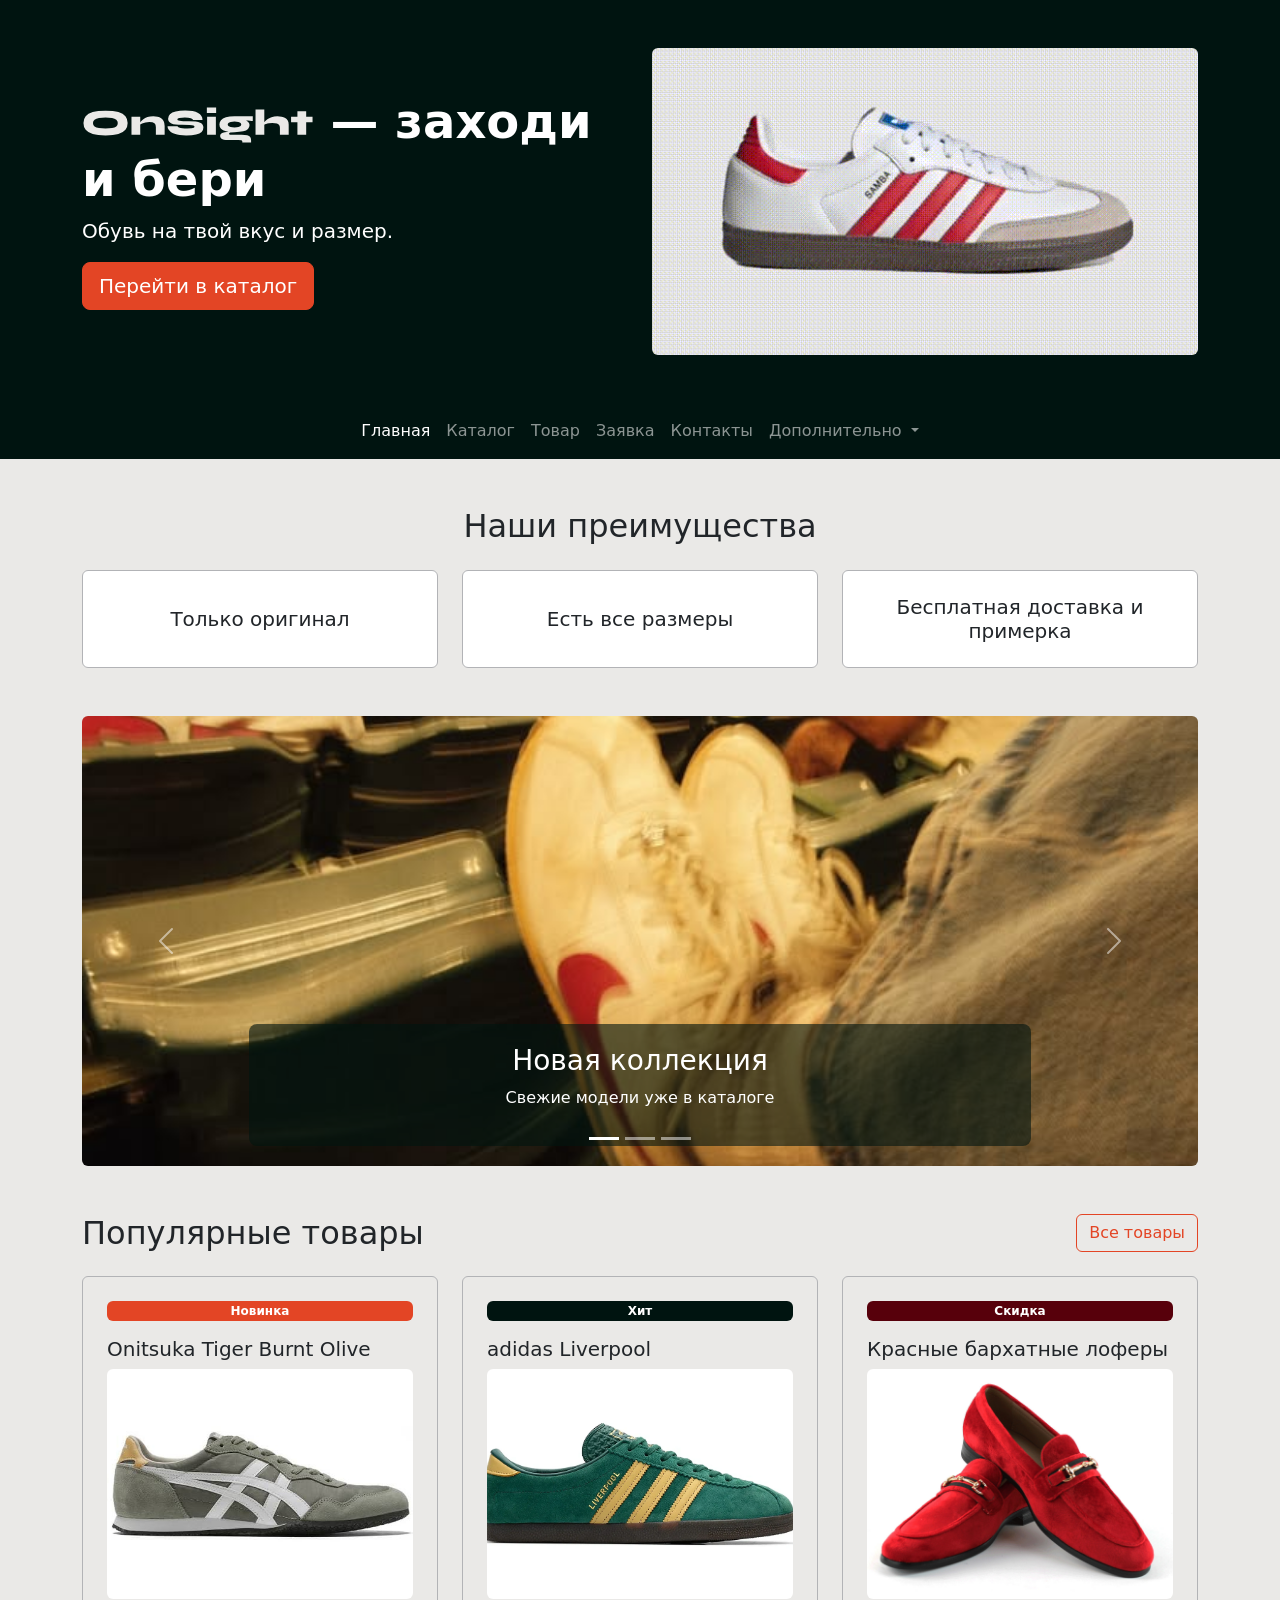
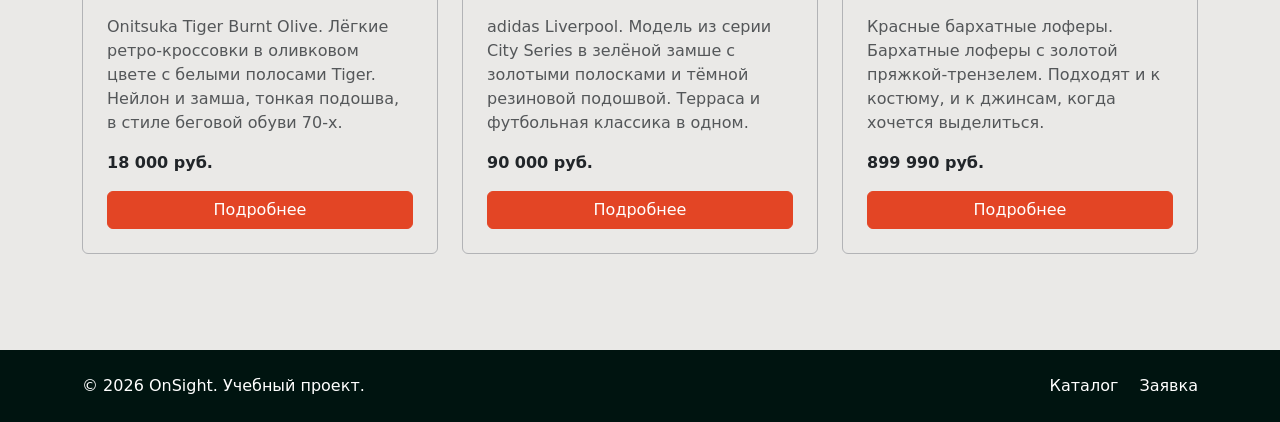
<file: index.html>
<!DOCTYPE html>
<html lang="ru">

<head>
    <meta charset="UTF-8">
    <meta name="viewport" content="width=device-width, initial-scale=1.0">
    <title>Главная — OnSight</title>
    <link rel="stylesheet" href="vendor/bootstrap/css/bootstrap.min.css">
    <link rel="stylesheet" href="css/custom.css">
</head>

<body class="d-flex flex-column min-vh-100">
    <header class="bg-dark">
        <section class="container my-5">
            <div class="row align-items-center g-4">
                <div class="col-12 col-lg-6">
                    <h2 class="display-5 fw-bold text-white">
                        <a class="navbar-brand" href="index.html">
                            <img src="images/logo.svg" alt="OnSight" height="38">
                        </a> &mdash; заходи и бери
                    </h2>
                    <p class="lead text-white">
                        Обувь на твой вкус и размер.
                    </p>
                    <a class="btn btn-primary btn-lg" href="catalog.html">
                        Перейти в каталог
                    </a>
                </div>
                <div class="col-12 col-lg-6">
                    <div class="ratio ratio-16x9">
                        <img src="images/hero.gif" class="object-fit-cover rounded" alt="Кроссовки OnSight в движении">
                    </div>
                </div>
            </div>
        </section>
        <nav class="navbar navbar-expand-lg navbar-dark">
            <div class="container flex-lg-column">
                <button class="navbar-toggler" type="button" data-bs-toggle="collapse" data-bs-target="#mainNavbar"
                    aria-controls="mainNavbar" aria-expanded="false" aria-label="Переключить навигацию">
                    <span class="navbar-toggler-icon"></span>
                </button>

                <div class="collapse navbar-collapse" id="mainNavbar">
                    <ul class="navbar-nav ms-auto">
                        <li class="nav-item">
                            <a class="nav-link active" aria-current="page" href="index.html">Главная</a>
                        </li>
                        <li class="nav-item">
                            <a class="nav-link" href="catalog.html">Каталог</a>
                        </li>
                        <li class="nav-item">
                            <a class="nav-link" href="product.html">Товар</a>
                        </li>
                        <li class="nav-item">
                            <a class="nav-link" href="order.html">Заявка</a>
                        </li>
                        <li class="nav-item">
                            <a class="nav-link" href="contacts.html">Контакты</a>
                        </li>
                        <li class="nav-item dropdown">
                            <a class="nav-link dropdown-toggle" href="#" role="button" data-bs-toggle="dropdown"
                                aria-expanded="false">
                                Дополнительно
                            </a>
                            <ul class="dropdown-menu">
                                <li><a class="dropdown-item" href="catalog.html">Все товары</a></li>
                                <li><a class="dropdown-item" href="order.html">Оформить заявку</a></li>
                                <li><a class="dropdown-item" href="index.html#popular">Популярное</a></li>
                            </ul>
                        </li>
                    </ul>
                </div>
            </div>
        </nav>
    </header>
    <main class="flex-grow-1">
        <section class="container my-5">
            <h2 class="text-center mb-4">Наши преимущества</h2>

            <div class="row g-4">
                <div class="col-12 col-md-4">
                    <div
                        class="p-4 border rounded h-100 bg-white d-flex align-items-center justify-content-center text-center">
                        <h3 class="h5 mb-0">Только оригинал</h3>
                    </div>
                </div>

                <div class="col-12 col-md-4">
                    <div
                        class="p-4 border rounded h-100 bg-white d-flex align-items-center justify-content-center text-center">
                        <h3 class="h5 mb-0">Есть все размеры</h3>
                    </div>
                </div>

                <div class="col-12 col-md-4">
                    <div
                        class="p-4 border rounded h-100 bg-white d-flex align-items-center justify-content-center text-center">
                        <h3 class="h5 mb-0">Бесплатная доставка и примерка</h3>
                    </div>
                </div>
            </div>
        </section>

        <section class="container my-5">
            <div id="promoCarousel" class="carousel slide" data-bs-ride="carousel">

                <div class="carousel-indicators">
                    <button type="button" data-bs-target="#promoCarousel" data-bs-slide-to="0" class="active"
                        aria-current="true" aria-label="Слайд 1"></button>
                    <button type="button" data-bs-target="#promoCarousel" data-bs-slide-to="1"
                        aria-label="Слайд 2"></button>
                    <button type="button" data-bs-target="#promoCarousel" data-bs-slide-to="2"
                        aria-label="Слайд 3"></button>
                </div>

                <div class="carousel-inner rounded">
                    <div class="carousel-item active">
                        <img src="images/nikeForCarusel.jpg" class="d-block w-100 carousel-img" alt="nike-Cortez">
                        <div class="carousel-caption">
                            <h3>Новая коллекция</h3>
                            <p>Свежие модели уже в каталоге</p>
                        </div>
                    </div>
                    <div class="carousel-item">
                        <img src="images/sambaForCarusel.jpg" class="d-block w-100 carousel-img" alt="adidas-samba">
                        <div class="carousel-caption">
                            <h3>Примерка при доставке</h3>
                            <p>Оплачиваете только то, что подошло</p>
                        </div>
                    </div>
                    <div class="carousel-item">
                        <img src="images/converseForCarusel.jpg" class="d-block w-100 carousel-img" alt="converse">
                        <div class="carousel-caption">
                            <h3>Только оригинал</h3>
                            <p>Работаем напрямую с брендами</p>
                        </div>
                    </div>
                </div>

                <button class="carousel-control-prev" type="button" data-bs-target="#promoCarousel"
                    data-bs-slide="prev">
                    <span class="carousel-control-prev-icon" aria-hidden="true"></span>
                    <span class="visually-hidden">Назад</span>
                </button>
                <button class="carousel-control-next" type="button" data-bs-target="#promoCarousel"
                    data-bs-slide="next">
                    <span class="carousel-control-next-icon" aria-hidden="true"></span>
                    <span class="visually-hidden">Вперёд</span>
                </button>
            </div>
        </section>

        <section class="container my-5" id="popular">
            <div class="d-flex justify-content-between align-items-center mb-4">
                <h2 class="mb-0">Популярные товары</h2>
                <a class="btn btn-outline-primary" href="catalog.html">
                    Все товары
                </a>
            </div>

            <div class="row g-4">
                <div class="col-12 col-md-6 col-lg-4">
                    <div class="border rounded h-100 p-4 d-flex flex-column">
                        <span class="badge bg-primary mb-3">Новинка</span>
                        <h3 class="h5">Onitsuka Tiger Burnt Olive</h3>
                        <div class="ratio ratio-4x3 mb-3">
                            <img src="images/OnitsukaTigerOlive.jpeg" class="object-fit-cover rounded"
                                alt="Кроссовки Onitsuka Tiger Burnt Olive">
                        </div>
                        <p class="text-muted">
                            Onitsuka Tiger Burnt Olive. Лёгкие ретро-кроссовки в оливковом цвете с белыми полосами
                            Tiger. Нейлон и замша, тонкая подошва, в стиле беговой обуви 70-х.
                        </p>
                        <p class="fw-bold mt-auto mb-3">18 000 руб.</p>
                        <a class="btn btn-primary" href="product.html">
                            Подробнее
                        </a>
                    </div>
                </div>

                <div class="col-12 col-md-6 col-lg-4">
                    <div class="border rounded h-100 p-4 d-flex flex-column">
                        <span class="badge bg-dark mb-3">Хит</span>
                        <h3 class="h5">adidas Liverpool</h3>
                        <div class="ratio ratio-4x3 mb-3">
                            <img src="images/adidasLiverpool.webp" class="object-fit-cover rounded"
                                alt="Кроссовки adidas Liverpool">
                        </div>
                        <p class="text-muted">
                            adidas Liverpool. Модель из серии City Series в зелёной замше с золотыми полосками и тёмной
                            резиновой подошвой. Терраса и футбольная классика в одном.
                        </p>
                        <p class="fw-bold mt-auto mb-3">90 000 руб.</p>
                        <a class="btn btn-primary" href="product.html">
                            Подробнее
                        </a>
                    </div>
                </div>

                <div class="col-12 col-md-12 col-lg-4">
                    <div class="border rounded h-100 p-4 d-flex flex-column">
                        <span class="badge bg-danger mb-3">Скидка</span>
                        <h3 class="h5">Красные бархатные лоферы</h3>
                        <div class="ratio ratio-4x3 mb-3">
                            <img src="images/redShoes.jpg" class="object-fit-cover rounded"
                                alt="Красные бархатные лоферы">
                        </div>
                        <p class="text-muted">
                            Красные бархатные лоферы. Бархатные лоферы с золотой пряжкой-трензелем. Подходят и к
                            костюму, и к джинсам, когда хочется выделиться.
                        </p>
                        <p class="fw-bold mt-auto mb-3">899 990 руб.</p>
                        <a class="btn btn-primary" href="product.html">
                            Подробнее
                        </a>
                    </div>
                </div>
            </div>
        </section>
    </main>

    <footer class="bg-dark text-white py-4 mt-5">
        <div class="container">
            <div class="row align-items-center g-3">
                <div class="col-12 col-md-6">
                    <p class="mb-0">
                        &copy; 2026 OnSight. Учебный проект.
                    </p>
                </div>
                <div class="col-12 col-md-6 text-md-end">
                    <a class="text-white text-decoration-none me-3" href="catalog.html">
                        Каталог
                    </a>
                    <a class="text-white text-decoration-none" href="order.html">
                        Заявка
                    </a>
                </div>
            </div>
        </div>
    </footer>

    <script src="vendor/bootstrap/js/bootstrap.bundle.min.js"></script>
</body>

</html>
</file>
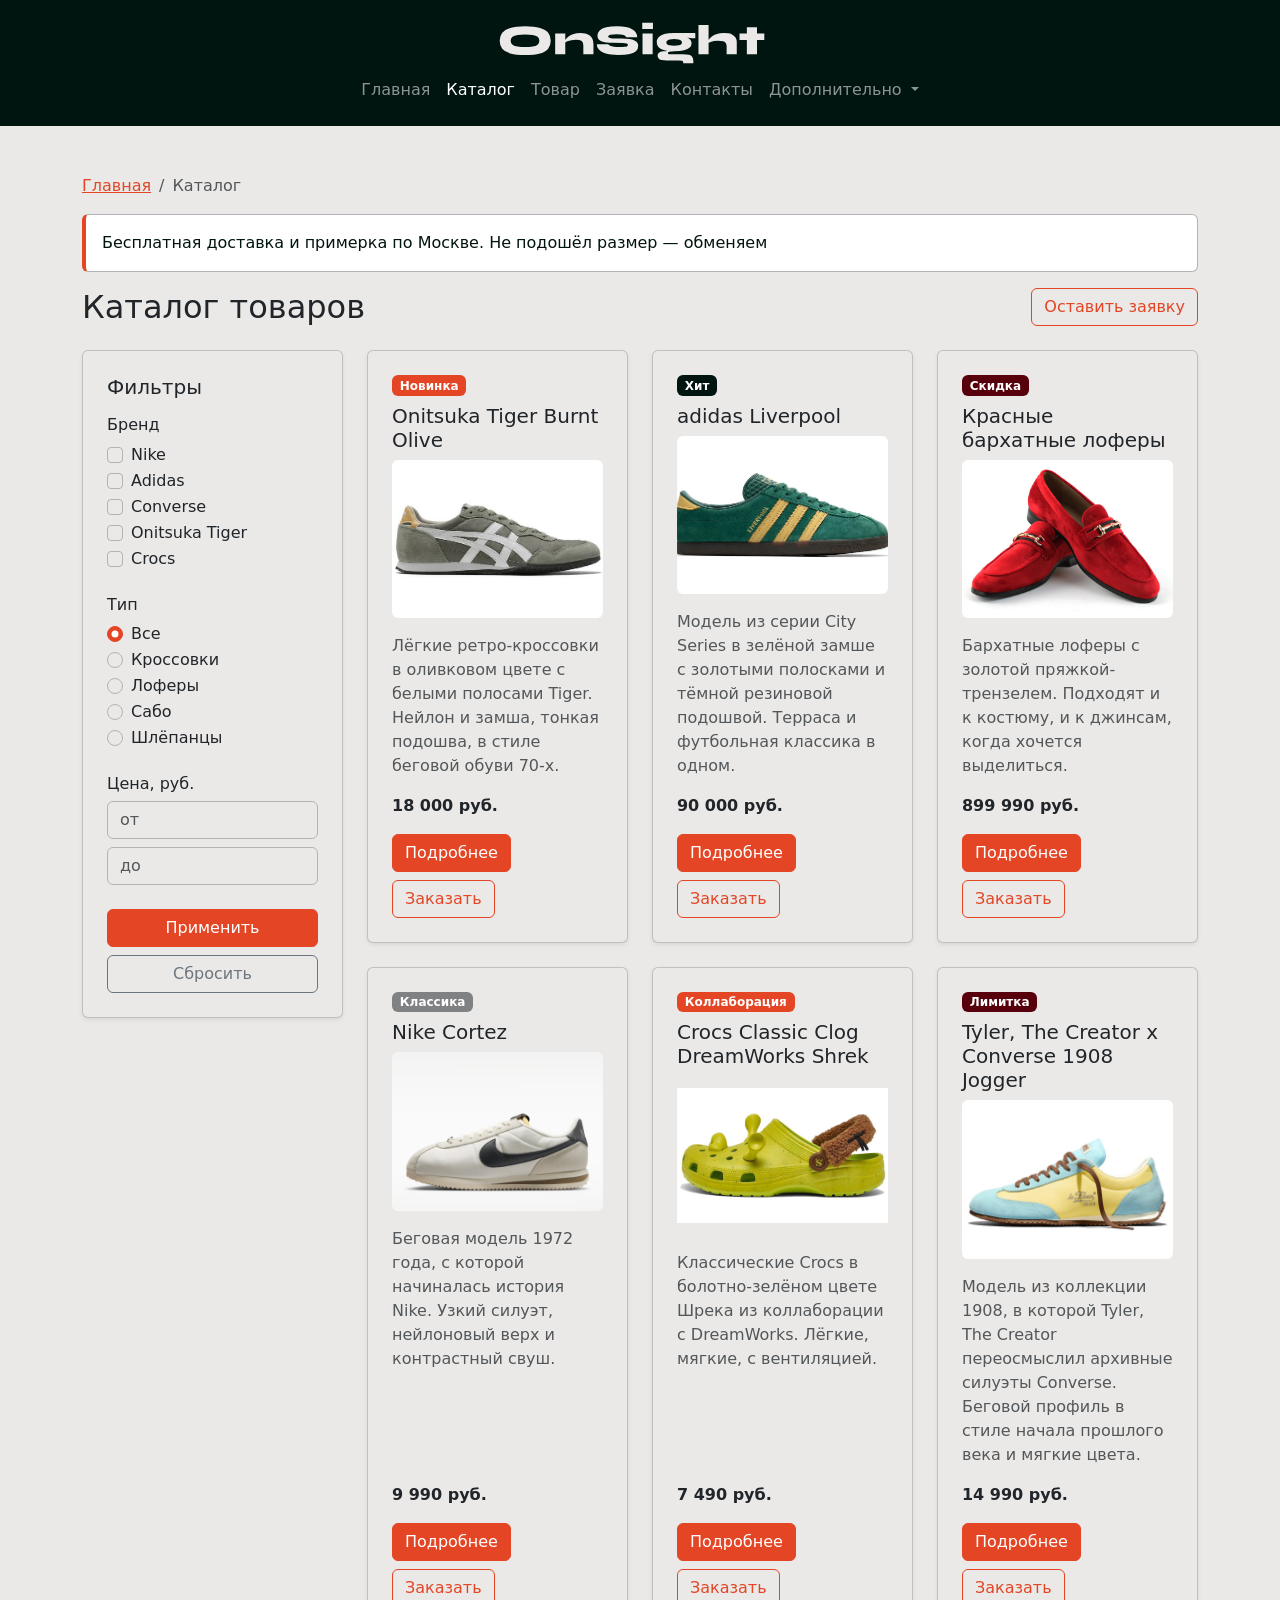
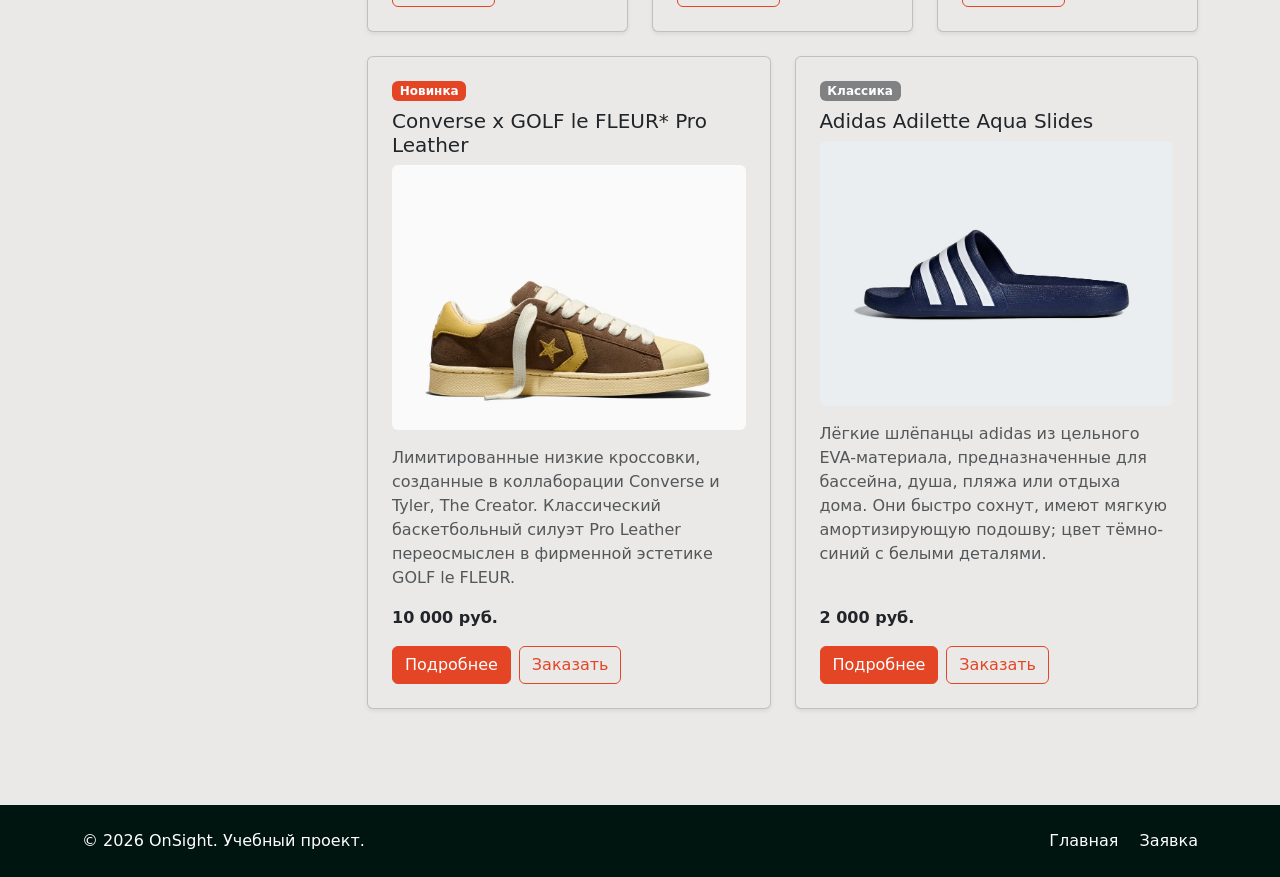
<file: catalog.html>
<!DOCTYPE html>
<html lang="ru">

<head>
    <meta charset="UTF-8">
    <meta name="viewport" content="width=device-width, initial-scale=1.0">
    <title>Каталог — OnSight</title>
    <link rel="stylesheet" href="vendor/bootstrap/css/bootstrap.min.css">
    <link rel="stylesheet" href="css/custom.css">
</head>

<body class="d-flex flex-column min-vh-100">
    <header class="bg-dark">
        <nav class="navbar navbar-expand-lg navbar-dark py-3">
            <div class="container flex-lg-column">
                <a class="navbar-brand" href="index.html">
                    <img src="images/logo.svg" alt="OnSight" height="44">
                </a>

                <button class="navbar-toggler" type="button" data-bs-toggle="collapse" data-bs-target="#mainNavbar"
                    aria-controls="mainNavbar" aria-expanded="false" aria-label="Переключить навигацию">
                    <span class="navbar-toggler-icon"></span>
                </button>

                <div class="collapse navbar-collapse" id="mainNavbar">
                    <ul class="navbar-nav ms-auto">
                        <li class="nav-item">
                            <a class="nav-link" aria-current="page" href="index.html">Главная</a>
                        </li>
                        <li class="nav-item">
                            <a class="nav-link active" href="catalog.html">Каталог</a>
                        </li>
                        <li class="nav-item">
                            <a class="nav-link" href="product.html">Товар</a>
                        </li>
                        <li class="nav-item">
                            <a class="nav-link" href="order.html">Заявка</a>
                        </li>
                        <li class="nav-item">
                            <a class="nav-link" href="contacts.html">Контакты</a>
                        </li>
                        <li class="nav-item dropdown">
                            <a class="nav-link dropdown-toggle" href="#" role="button" data-bs-toggle="dropdown"
                                aria-expanded="false">
                                Дополнительно
                            </a>
                            <ul class="dropdown-menu">
                                <li><a class="dropdown-item" href="catalog.html">Все товары</a></li>
                                <li><a class="dropdown-item" href="order.html">Оформить заявку</a></li>
                                <li><a class="dropdown-item" href="index.html#popular">Популярное</a></li>
                            </ul>
                        </li>
                    </ul>
                </div>
            </div>
        </nav>
    </header>

    <main class="container my-5 flex-grow-1">
        <nav aria-label="breadcrumb">
            <ol class="breadcrumb">
                <li class="breadcrumb-item"><a href="index.html">Главная</a></li>
                <li li class="breadcrumb-item active" aria-current="page">Каталог</li>
            </ol>
        </nav>
        <div class="alert alert-info" role="alert">
            Бесплатная доставка и примерка по Москве. Не подошёл размер — обменяем
        </div>

        <div class="d-flex justify-content-between align-items-center mb-4">
            <h1 class="h2 mb-0">Каталог товаров</h1>
            <a class="btn btn-outline-primary" href="order.html">
                Оставить заявку
            </a>
        </div>

        <div class="row g-4">

            <aside class="col-12 col-lg-3">
                <button class="btn btn-outline-primary w-100 d-lg-none mb-3" type="button" data-bs-toggle="collapse"
                    data-bs-target="#filters" aria-expanded="false" aria-controls="filters">
                    Фильтры
                </button>

                <div class="collapse d-lg-block" id="filters">
                    <div class="card shadow-sm p-4 filter-sticky">
                        <h2 class="h5 mb-3">Фильтры</h2>
                        <form>
                            <div class="mb-4">
                                <h3 class="h6">Бренд</h3>
                                <div class="form-check">
                                    <input class="form-check-input" type="checkbox" id="brand-nike">
                                    <label class="form-check-label" for="brand-nike">Nike</label>
                                </div>
                                <div class="form-check">
                                    <input class="form-check-input" type="checkbox" id="brand-adidas">
                                    <label class="form-check-label" for="brand-nike">Adidas</label>
                                </div>
                                <div class="form-check">
                                    <input class="form-check-input" type="checkbox" id="brand-converse">
                                    <label class="form-check-label" for="brand-nike">Converse</label>
                                </div>
                                <div class="form-check">
                                    <input class="form-check-input" type="checkbox" id="brand-onitsukaTiger">
                                    <label class="form-check-label" for="brand-nike">Onitsuka Tiger</label>
                                </div>
                                <div class="form-check">
                                    <input class="form-check-input" type="checkbox" id="brand-crocs">
                                    <label class="form-check-label" for="brand-nike">Crocs</label>
                                </div>
                            </div>

                            <div class="mb-4">
                                <h3 class="h6">Тип</h3>
                                <div class="form-check">
                                    <input class="form-check-input" type="radio" name="type" id="type-all" checked>
                                    <label class="form-check-label" for="type-all">Все</label>
                                </div>
                                <div class="form-check">
                                    <input class="form-check-input" type="radio" name="type" id="type-sneakers">
                                    <label class="form-check-label" for="type-all">Кроссовки</label>
                                </div>
                                <div class="form-check">
                                    <input class="form-check-input" type="radio" name="type" id="type-loafers">
                                    <label class="form-check-label" for="type-all">Лоферы</label>
                                </div>
                                <div class="form-check">
                                    <input class="form-check-input" type="radio" name="type" id="type-saboo">
                                    <label class="form-check-label" for="type-all">Сабо</label>
                                </div>
                                <div class="form-check">
                                    <input class="form-check-input" type="radio" name="type" id="type-slides">
                                    <label class="form-check-label" for="type-all">Шлёпанцы</label>
                                </div>
                            </div>

                            <div class="mb-4">
                                <h3 class="h6">Цена, руб.</h3>
                                <div class="d-flex flex-wrap gap-2">
                                    <input type="number" class="form-control" placeholder="от" aria-label="Цена от">
                                    <input type="number" class="form-control" placeholder="до" aria-label="Цена до">
                                </div>
                            </div>

                            <div class="d-grid gap-2">
                                <button class="btn btn-primary" type="button">Применить</button>
                                <button class="btn btn-outline-secondary" type="reset">Сбросить</button>
                            </div>
                        </form>
                    </div>
                </div>
            </aside>

            <div class="col-12 col-lg-9">
                <div class="row g-4">
                    <div class="col-12 col-md-6 col-lg-4">
                        <div class="card shadow-sm h-100 p-4 d-flex flex-column">
                            <span class="badge bg-primary align-self-start mb-2">Новинка</span>
                            <h3 class="h5">Onitsuka Tiger Burnt Olive</h3>
                            <div class="ratio ratio-4x3 mb-3">
                                <img src="images/OnitsukaTigerOlive.jpeg" class="object-fit-cover rounded"
                                    alt="Кроссовки Onitsuka Tiger Burnt Olive">
                            </div>
                            <p class="text-muted">
                                Лёгкие ретро-кроссовки в оливковом цвете с белыми полосами Tiger.
                                Нейлон и замша, тонкая подошва, в стиле беговой обуви 70-х.
                            </p>
                            <p class="fw-bold mb-3 mt-auto">18 000 руб.</p>
                            <div class="d-flex flex-wrap gap-2">
                                <a class="btn btn-primary" href="product.html">Подробнее</a>
                                <button class="btn btn-outline-primary" type="button" data-bs-toggle="modal"
                                    data-bs-target="#orderModal">
                                    Заказать
                                </button>
                            </div>
                        </div>
                    </div>

                    <div class="col-12 col-md-6 col-lg-4">
                        <div class="card shadow-sm h-100 p-4 d-flex flex-column">
                            <span class="badge bg-dark align-self-start mb-2">Хит</span>
                            <h3 class="h5">adidas Liverpool</h3>
                            <div class="ratio ratio-4x3 mb-3">
                                <img src="images/adidasLiverpool.webp" class="object-fit-cover rounded"
                                    alt="Кроссовки adidas Liverpool">
                            </div>
                            <p class="text-muted">
                                Модель из серии City Series в зелёной замше с золотыми полосками и тёмной
                                резиновой подошвой. Терраса и футбольная классика в одном.
                            </p>
                            <p class="fw-bold mb-3 mt-auto">90 000 руб.</p>
                            <div class="d-flex flex-wrap gap-2">
                                <a class="btn btn-primary" href="product.html">Подробнее</a>
                                <button class="btn btn-outline-primary" type="button" data-bs-toggle="modal"
                                    data-bs-target="#orderModal">
                                    Заказать
                                </button>
                            </div>
                        </div>
                    </div>

                    <div class="col-12 col-md-6 col-lg-4">
                        <div class="card shadow-sm h-100 p-4 d-flex flex-column">
                            <span class="badge bg-danger align-self-start mb-2">Скидка</span>
                            <h3 class="h5">Красные бархатные лоферы</h3>
                            <div class="ratio ratio-4x3 mb-3">
                                <img src="images/redShoes.jpg" class="object-fit-cover rounded"
                                    alt="Красные бархатные лоферы">
                            </div>
                            <p class="text-muted">
                                Бархатные лоферы с золотой пряжкой-трензелем. Подходят и к костюму, и
                                к джинсам, когда хочется выделиться.
                            </p>
                            <p class="fw-bold mb-3 mt-auto">899 990 руб.</p>
                            <div class="d-flex flex-wrap gap-2">
                                <a class="btn btn-primary" href="product.html">Подробнее</a>
                                <button class="btn btn-outline-primary" type="button" data-bs-toggle="modal"
                                    data-bs-target="#orderModal">
                                    Заказать
                                </button>
                            </div>
                        </div>
                    </div>

                    <div class="col-12 col-md-6 col-lg-4">
                        <div class="card shadow-sm h-100 p-4 d-flex flex-column">
                            <span class="badge bg-secondary align-self-start mb-2">Классика</span>
                            <h3 class="h5">Nike Cortez</h3>
                            <div class="ratio ratio-4x3 mb-3">
                                <img src="images/nikeCortez.avif" class="object-fit-cover rounded"
                                    alt="Кроссовки Nike Cortez">
                            </div>
                            <p class="card-text text-muted">
                                Беговая модель 1972 года, с которой начиналась история Nike. Узкий силуэт, нейлоновый
                                верх и
                                контрастный свуш.
                            </p>
                            <p class="fw-bold mt-auto mb-3">9 990 руб.</p>
                            <div class="d-flex flex-wrap gap-2">
                                <a class="btn btn-primary" href="product.html">Подробнее</a>
                                <button class="btn btn-outline-primary" type="button" data-bs-toggle="modal"
                                    data-bs-target="#orderModal">
                                    Заказать
                                </button>
                            </div>
                        </div>
                    </div>

                    <div class="col-12 col-md-6 col-lg-4">
                        <div class="card shadow-sm h-100 p-4 d-flex flex-column">
                            <span class="badge bg-primary align-self-start mb-2">Коллаборация</span>
                            <h3 class="h5">Crocs Classic Clog DreamWorks Shrek</h3>
                            <div class="ratio ratio-4x3 mb-3">
                                <img src="images/crocsShrek.jpg" class="object-fit-contain rounded"
                                    alt="Сабо Crocs Classic Clog DreamWorks Shrek">
                            </div>
                            <p class="card-text text-muted">
                                Классические Crocs в болотно-зелёном цвете Шрека из коллаборации с DreamWorks. Лёгкие,
                                мягкие, с
                                вентиляцией.
                            </p>
                            <p class="fw-bold mt-auto mb-3">7 490 руб.</p>
                            <div class="d-flex flex-wrap gap-2">
                                <a class="btn btn-primary" href="product.html">Подробнее</a>
                                <button class="btn btn-outline-primary" type="button" data-bs-toggle="modal"
                                    data-bs-target="#orderModal">
                                    Заказать
                                </button>
                            </div>
                        </div>
                    </div>

                    <div class="col-12 col-md-6 col-lg-4">
                        <div class="card shadow-sm h-100 p-4 d-flex flex-column">
                            <span class="badge bg-danger align-self-start mb-2">Лимитка</span>
                            <h3 class="h5">Tyler, The Creator x Converse 1908 Jogger</h3>
                            <div class="ratio ratio-4x3 mb-3">
                                <img src="images/converseTyler.avif" class="object-fit-cover rounded"
                                    alt="Кроссовки Tyler, The Creator x Converse 1908 Jogger">
                            </div>
                            <p class="card-text text-muted">
                                Модель из коллекции 1908, в которой Tyler, The Creator переосмыслил архивные силуэты
                                Converse.
                                Беговой профиль в стиле начала прошлого века и мягкие цвета.
                            </p>
                            <p class="fw-bold mt-auto mb-3">14 990 руб.</p>
                            <div class="d-flex flex-wrap gap-2">
                                <a class="btn btn-primary" href="product.html">Подробнее</a>
                                <button class="btn btn-outline-primary" type="button" data-bs-toggle="modal"
                                    data-bs-target="#orderModal">
                                    Заказать
                                </button>
                            </div>
                        </div>
                    </div>

                    <div class="col-12 col-md-6 col-lg-6">
                        <div class="card shadow-sm h-100 p-4 d-flex flex-column">
                            <span class="badge bg-primary align-self-start mb-2">Новинка</span>
                            <h3 class="h5">Converse x GOLF le FLEUR* Pro Leather</h3>
                            <div class="ratio ratio-4x3 mb-3">
                                <img src="images/converseXGolf.webp" class="object-fit-cover rounded"
                                    alt="Кроссовки Converse x GOLF le FLEUR* Pro Leather">
                            </div>
                            <p class="card-text text-muted">
                                Лимитированные низкие кроссовки, созданные в коллаборации Converse и Tyler, The Creator.
                                Классический баскетбольный силуэт Pro Leather переосмыслен в фирменной эстетике GOLF le
                                FLEUR.
                            </p>
                            <p class="fw-bold mt-auto mb-3">10 000 руб.</p>
                            <div class="d-flex flex-wrap gap-2">
                                <a class="btn btn-primary" href="product.html">Подробнее</a>
                                <button class="btn btn-outline-primary" type="button" data-bs-toggle="modal"
                                    data-bs-target="#orderModal">
                                    Заказать
                                </button>
                            </div>
                        </div>
                    </div>
                    <div class="col-12 col-md-6 col-lg-6">
                        <div class="card shadow-sm h-100 p-4 d-flex flex-column">
                            <span class="badge bg-secondary align-self-start mb-2">Классика</span>
                            <h3 class="h5">Adidas Adilette Aqua Slides</h3>
                            <div class="ratio ratio-4x3 mb-3">
                                <img src="images/AdiletteAquaSlidesBlue.avif" class="object-fit-cover rounded"
                                    alt="Тапки Adidas Adilette Aqua Slides">
                            </div>
                            <p class="card-text text-muted">
                                Лёгкие шлёпанцы adidas из цельного EVA-материала, предназначенные для бассейна, душа,
                                пляжа или отдыха дома.
                                Они быстро сохнут, имеют мягкую амортизирующую подошву; цвет тёмно-синий с белыми
                                деталями.
                            </p>
                            <p class="fw-bold mt-auto mb-3">2 000 руб.</p>
                            <div class="d-flex flex-wrap gap-2">
                                <a class="btn btn-primary" href="product.html">Подробнее</a>
                                <button class="btn btn-outline-primary" type="button" data-bs-toggle="modal"
                                    data-bs-target="#orderModal">
                                    Заказать
                                </button>
                            </div>
                        </div>
                    </div>
                </div>
            </div>
        </div>
    </main>
    <div class="modal fade" id="orderModal" tabindex="-1" aria-labelledby="orderModalLabel" aria-hidden="true">
        <div class="modal-dialog">
            <div class="modal-content">
                <div class="modal-header">
                    <h2 class="modal-title h5" id="orderModalLabel">
                        Быстрая заявка
                    </h2>
                    <button type="button" class="btn-close" data-bs-dismiss="modal" aria-label="Закрыть"></button>
                </div>

                <div class="modal-body">
                    <p class="text-muted">
                        Оставьте контактные данные, и менеджер свяжется с вами.
                    </p>

                    <form id="quickOrderForm">
                        <div class="mb-3">
                            <label for="modal-name" class="form-label">Имя</label>
                            <input id="modal-name" type="text" class="form-control" required>
                        </div>

                        <div class="mb-3">
                            <label for="modal-phone" class="form-label">Телефон</label>
                            <input id="modal-phone" type="tel" class="form-control" required>
                        </div>

                        <div class="form-check mb-3">
                            <input id="modal-agree" class="form-check-input" type="checkbox" required>
                            <label class="form-check-label" for="modal-agree">
                                Согласен на обработку данных
                            </label>
                        </div>
                    </form>
                </div>

                <div class="modal-footer">
                    <button type="button" class="btn btn-secondary" data-bs-dismiss="modal">
                        Закрыть
                    </button>
                    <button type="submit" form="quickOrderForm" class="btn btn-primary">
                        Отправить
                    </button>
                </div>
            </div>
        </div>
    </div>

    <footer class="bg-dark text-white py-4 mt-5">
        <div class="container">
            <div class="row align-items-center g-3">
                <div class="col-12 col-md-6">
                    <p class="mb-0">
                        &copy; 2026 OnSight. Учебный проект.
                    </p>
                </div>
                <div class="col-12 col-md-6 text-md-end">
                    <a class="text-white text-decoration-none me-3" href="index.html">
                        Главная
                    </a>
                    <a class="text-white text-decoration-none" href="order.html">
                        Заявка
                    </a>
                </div>
            </div>
        </div>
    </footer>

    <script src="vendor/bootstrap/js/bootstrap.bundle.min.js"></script>
</body>

</html>
</file>
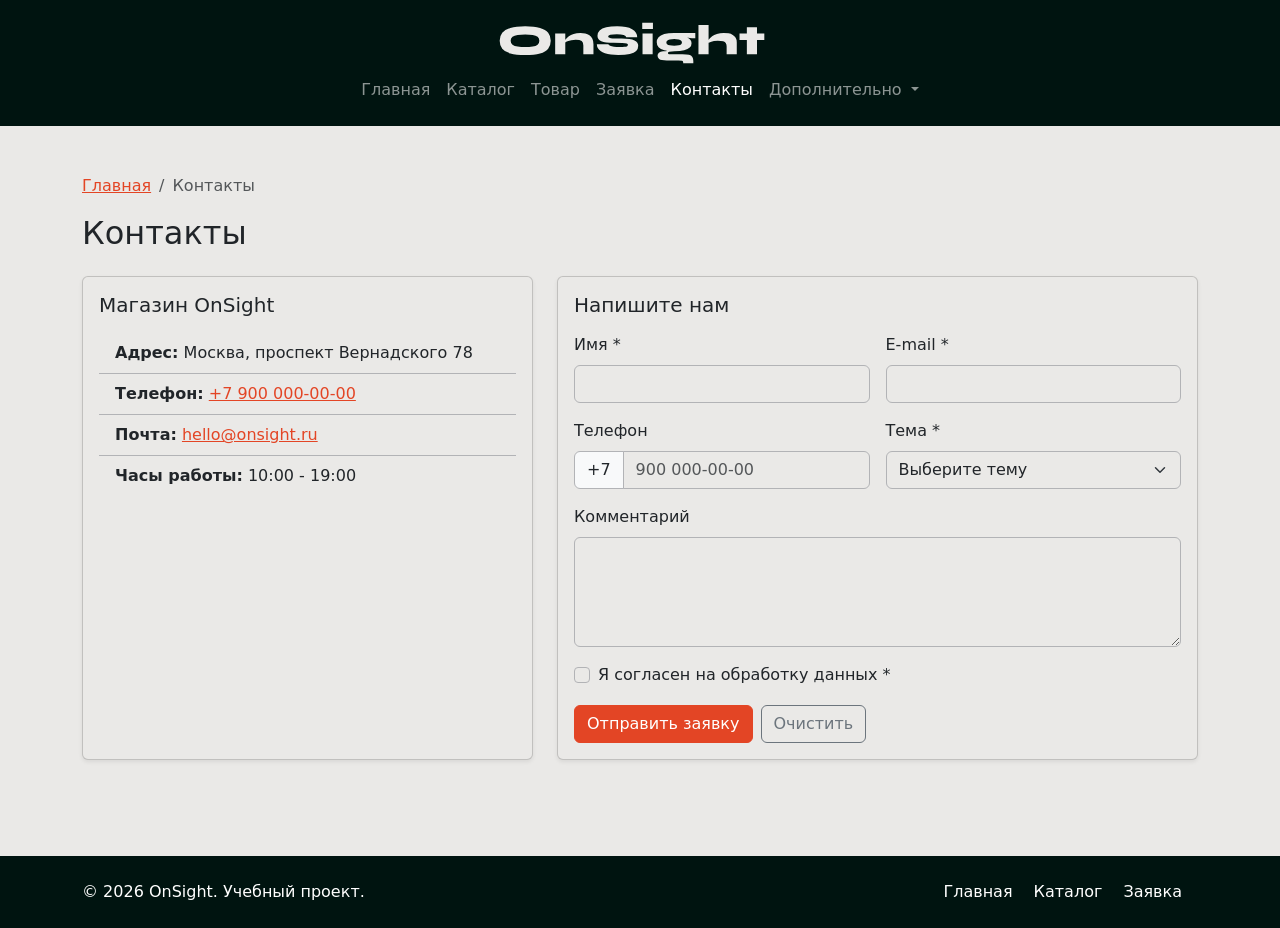
<file: contacts.html>
<!DOCTYPE html>
<html lang="ru">

<head>
    <meta charset="UTF-8">
    <meta name="viewport" content="width=device-width, initial-scale=1.0">
    <title>Контакты — OnSight</title>
    <link rel="stylesheet" href="vendor/bootstrap/css/bootstrap.min.css">
    <link rel="stylesheet" href="css/custom.css">
</head>

<body class="d-flex flex-column min-vh-100">
    <header>
        <nav class="navbar navbar-expand-lg navbar-dark bg-dark py-3">
            <div class="container flex-lg-column">
                <a class="navbar-brand" href="index.html">
                    <img src="images/logo.svg" alt="OnSight" height="44">
                </a>

                <button class="navbar-toggler" type="button" data-bs-toggle="collapse" data-bs-target="#mainNavbar"
                    aria-controls="mainNavbar" aria-expanded="false" aria-label="Переключить навигацию">
                    <span class="navbar-toggler-icon"></span>
                </button>

                <div class="collapse navbar-collapse" id="mainNavbar">
                    <ul class="navbar-nav ms-auto">
                        <li class="nav-item">
                            <a class="nav-link" href="index.html">Главная</a>
                        </li>
                        <li class="nav-item">
                            <a class="nav-link" href="catalog.html">Каталог</a>
                        </li>
                        <li class="nav-item">
                            <a class="nav-link" href="product.html">Товар</a>
                        </li>
                        <li class="nav-item">
                            <a class="nav-link" href="order.html">Заявка</a>
                        </li>
                        <li class="nav-item">
                            <a class="nav-link active" aria-current="page" href="contacts.html">Контакты</a>
                        </li>
                        <li class="nav-item dropdown">
                            <a class="nav-link dropdown-toggle" href="#" role="button" data-bs-toggle="dropdown"
                                aria-expanded="false">
                                Дополнительно
                            </a>
                            <ul class="dropdown-menu">
                                <li><a class="dropdown-item" href="catalog.html">Все товары</a></li>
                                <li><a class="dropdown-item" href="order.html">Оформить заявку</a></li>
                                <li><a class="dropdown-item" href="index.html#popular">Популярное</a></li>
                            </ul>
                        </li>
                    </ul>
                </div>
            </div>
        </nav>
    </header>
    <main class="container my-5 flex-grow-1">
        <nav aria-label="breadcrumb">
            <ol class="breadcrumb">
                <li class="breadcrumb-item"><a href="index.html">Главная</a></li>
                <li class="breadcrumb-item active" aria-current="page">Контакты</li>
            </ol>
        </nav>

        <h1 class="h2 mb-4">Контакты</h1>

        <div class="row g-4">
            <div class="col-12 col-lg-5">
                <div class="card shadow-sm h-100">
                    <div class="card-body">
                        <h2 class="h5 mb-3">Магазин OnSight</h2>
                        <ul class="list-group list-group-flush">
                            <li class="list-group-item">
                                <strong>Адрес:</strong> Москва, проспект Вернадского 78
                            </li>
                            <li class="list-group-item">
                                <strong>Телефон:</strong> <a href="tel:+79000000000">+7 900 000-00-00</a>
                            </li>
                            <li class="list-group-item">
                                <strong>Почта:</strong> <a href="mailto:hello@onsight.ru">hello@onsight.ru</a>
                            </li>
                            <li class="list-group-item">
                                <strong>Часы работы:</strong> 10:00 - 19:00
                            </li>
                        </ul>
                    </div>
                </div>
            </div>
            <div class="col-12 col-lg-7">
                <div class="card shadow-sm h-100">
                    <div class="card-body">
                        <h2 class="h5 mb-3">Напишите нам</h2>
                        <form>
                            <div class="row g-3">
                                <div class="col-12 col-md-6">
                                    <label for="contact-name" class="form-label">Имя *</label>
                                    <input id="contact-name" name="name" type="text" class="form-control" required>
                                </div>

                                <div class="col-12 col-md-6">
                                    <label for="contact-email" class="form-label">E-mail *</label>
                                    <input id="contact-email" name="email" type="email" class="form-control" required>
                                </div>

                                <div class="col-12 col-md-6">
                                    <label for="contact-phone" class="form-label">Телефон</label>
                                    <div class="input-group">
                                        <span class="input-group-text">+7</span>
                                        <input id="contact-phone" name="phone" type="tel" class="form-control"
                                            placeholder="900 000-00-00">
                                    </div>
                                </div>

                                <div class="col-12 col-md-6">
                                    <label for="contact-product" class="form-label">Тема *</label>
                                    <select id="contact-product" name="product" class="form-select" required>
                                        <option value="" selected disabled>Выберите тему</option>
                                        <option value="question">Вопрос о товаре</option>
                                        <option value="deliveryPayment">Доставка и оплата</option>
                                        <option value="return">Возврат</option>
                                        <option value="other">Другое</option>
                                    </select>
                                </div>

                                <div class="col-12">
                                    <label for="contact-comment" class="form-label">Комментарий</label>
                                    <textarea id="contact-comment" name="comment" class="form-control"
                                        rows="4"></textarea>
                                </div>

                                <div class="col-12">
                                    <div class="form-check">
                                        <input id="contact-agree" class="form-check-input" type="checkbox" required>
                                        <label class="form-check-label" for="contact-agree">
                                            Я согласен на обработку данных *
                                        </label>
                                    </div>
                                </div>

                                <div class="col-12 d-flex gap-2">
                                    <button class="btn btn-primary" type="submit">
                                        Отправить заявку
                                    </button>
                                    <button class="btn btn-outline-secondary" type="reset">
                                        Очистить
                                    </button>
                                </div>
                            </div>
                        </form>
                    </div>
                </div>
            </div>
        </div>
    </main>

    <footer class="bg-dark text-white py-4 mt-5">
        <div class="container">
            <div class="row align-items-center g-3">
                <div class="col-12 col-md-6">
                    <p class="mb-0">
                        &copy; 2026 OnSight. Учебный проект.
                    </p>
                </div>
                <div class="col-12 col-md-6 text-md-end">
                    <a class="text-white text-decoration-none me-3" href="index.html">
                        Главная
                    </a>
                    <a class="text-white text-decoration-none me-3" href="catalog.html">
                        Каталог
                    </a>
                    <a class="text-white text-decoration-none me-3" href="order.html">
                        Заявка
                    </a>
                </div>
            </div>
        </div>
    </footer>

    <script src="vendor/bootstrap/js/bootstrap.bundle.min.js"></script>
</body>

</html>
</file>
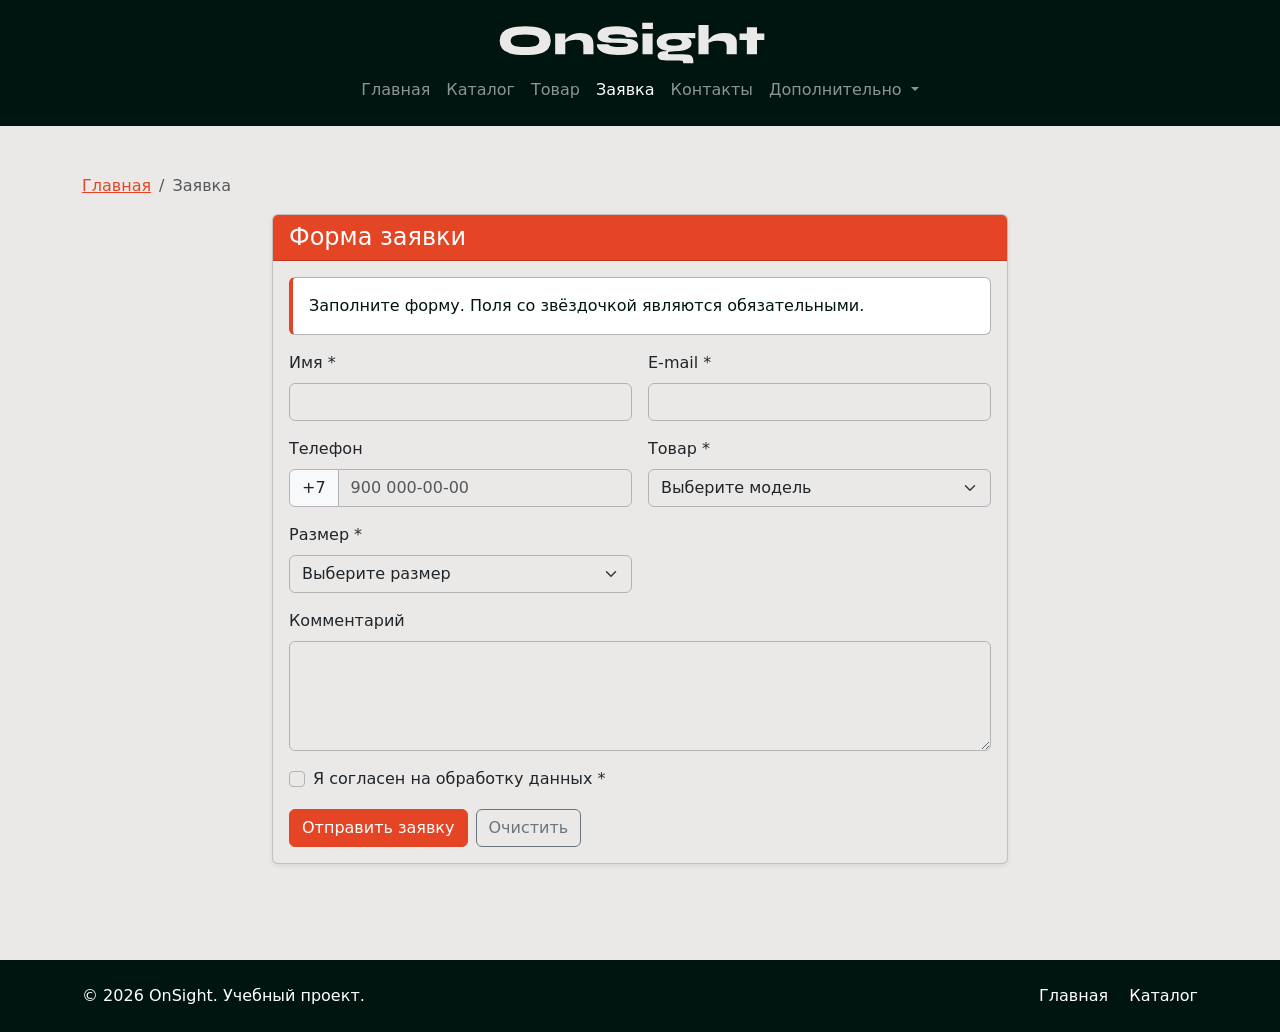
<file: order.html>
<!DOCTYPE html>
<html lang="ru">

<head>
    <meta charset="UTF-8">
    <meta name="viewport" content="width=device-width, initial-scale=1.0">
    <title>Заявка — OnSight</title>
    <link rel="stylesheet" href="vendor/bootstrap/css/bootstrap.min.css">
    <link rel="stylesheet" href="css/custom.css">
</head>

<body class="d-flex flex-column min-vh-100">
    <header>
        <nav class="navbar navbar-expand-lg navbar-dark bg-dark py-3">
            <div class="container flex-lg-column">
                <a class="navbar-brand" href="index.html">
                    <img src="images/logo.svg" alt="OnSight" height="44">
                </a>

                <button class="navbar-toggler" type="button" data-bs-toggle="collapse" data-bs-target="#mainNavbar"
                    aria-controls="mainNavbar" aria-expanded="false" aria-label="Переключить навигацию">
                    <span class="navbar-toggler-icon"></span>
                </button>

                <div class="collapse navbar-collapse" id="mainNavbar">
                    <ul class="navbar-nav ms-auto">
                        <li class="nav-item">
                            <a class="nav-link" href="index.html">Главная</a>
                        </li>
                        <li class="nav-item">
                            <a class="nav-link" href="catalog.html">Каталог</a>
                        </li>
                        <li class="nav-item">
                            <a class="nav-link" href="product.html">Товар</a>
                        </li>
                        <li class="nav-item">
                            <a class="nav-link active" aria-current="page" href="order.html">Заявка</a>
                        </li>
                        <li class="nav-item">
                            <a class="nav-link" href="contacts.html">Контакты</a>
                        </li>
                        <li class="nav-item dropdown">
                            <a class="nav-link dropdown-toggle" href="#" role="button" data-bs-toggle="dropdown"
                                aria-expanded="false">
                                Дополнительно
                            </a>
                            <ul class="dropdown-menu">
                                <li><a class="dropdown-item" href="catalog.html">Все товары</a></li>
                                <li><a class="dropdown-item" href="order.html">Оформить заявку</a></li>
                                <li><a class="dropdown-item" href="index.html#popular">Популярное</a></li>
                            </ul>
                        </li>
                    </ul>
                </div>
            </div>
        </nav>
    </header>
    <main class="container my-5 flex-grow-1">
        <nav aria-label="breadcrumb">
            <ol class="breadcrumb">
                <li class="breadcrumb-item"><a href="index.html">Главная</a></li>
                <li li class="breadcrumb-item active" aria-current="page">Заявка</li>
            </ol>
        </nav>
        <div class="row justify-content-center">
            <div class="col-12 col-lg-8">
                <div class="card shadow-sm">
                    <div class="card-header bg-primary text-white">
                        <h1 class="h4 mb-0">Форма заявки</h1>
                    </div>

                    <div class="card-body">
                        <div class="alert alert-info" role="alert">
                            Заполните форму. Поля со звёздочкой являются обязательными.
                        </div>

                        <form>
                            <div class="row g-3">
                                <div class="col-12 col-md-6">
                                    <label for="order-name" class="form-label">Имя *</label>
                                    <input id="order-name" name="name" type="text" class="form-control" required>
                                </div>

                                <div class="col-12 col-md-6">
                                    <label for="order-email" class="form-label">E-mail *</label>
                                    <input id="order-email" name="email" type="email" class="form-control" required>
                                </div>

                                <div class="col-12 col-md-6">
                                    <label for="order-phone" class="form-label">Телефон</label>
                                    <div class="input-group">
                                        <span class="input-group-text">+7</span>
                                        <input id="order-phone" name="phone" type="tel" class="form-control"
                                            placeholder="900 000-00-00">
                                    </div>
                                </div>

                                <div class="col-12 col-md-6">
                                    <label for="order-product" class="form-label">Товар *</label>
                                    <select id="order-product" name="product" class="form-select" required>
                                        <option value="" selected disabled>Выберите модель</option>
                                        <option value="onitsuka-tiger">Onitsuka Tiger Burnt Olive</option>
                                        <option value="adidas-liverpool">adidas Liverpool</option>
                                        <option value="red-Shoes">Красные бархатные лоферы</option>
                                        <option value="nike-Cortez">Nike Cortez</option>
                                        <option value="crocs-Shrek">Crocs Classic Clog DreamWorks Shrek</option>
                                        <option value="converse-Tyler">Tyler, The Creator x Converse 1908 Jogger</option>
                                        <option value="converse-X-Golf">Converse x GOLF le FLEUR* Pro Leather</option>
                                        <option value="Adilette-Aqua-Slides-Blue">Adidas Adilette Aqua Slides</option>
                                    </select>
                                </div>

                                <div class="col-12 col-md-6">
                                    <label for="order-size" class="form-label">Размер *</label>
                                    <select id="order-size" name="size" class="form-select" required>
                                        <option value="" selected disabled>Выберите размер</option>
                                        <option value="38">38</option>
                                        <option value="39">39</option>
                                        <option value="40">40</option>
                                        <option value="41">41</option>
                                        <option value="42">42</option>
                                        <option value="43">43</option>
                                        <option value="44">44</option>
                                        <option value="45">45</option>
                                        <option value="46">46</option>
                                    </select>
                                </div>

                                <div class="col-12">
                                    <label for="order-comment" class="form-label">Комментарий</label>
                                    <textarea id="order-comment" name="comment" class="form-control"
                                        rows="4"></textarea>
                                </div>

                                <div class="col-12">
                                    <div class="form-check">
                                        <input id="order-agree" class="form-check-input" type="checkbox" required>
                                        <label class="form-check-label" for="order-agree">
                                            Я согласен на обработку данных *
                                        </label>
                                    </div>
                                </div>

                                <div class="col-12 d-flex gap-2">
                                    <button class="btn btn-primary" type="submit">
                                        Отправить заявку
                                    </button>
                                    <button class="btn btn-outline-secondary" type="reset">
                                        Очистить
                                    </button>
                                </div>
                            </div>
                        </form>
                    </div>
                </div>
            </div>
        </div>
    </main>

    <footer class="bg-dark text-white py-4 mt-5">
        <div class="container">
            <div class="row align-items-center g-3">
                <div class="col-12 col-md-6">
                    <p class="mb-0">
                        &copy; 2026 OnSight. Учебный проект.
                    </p>
                </div>
                <div class="col-12 col-md-6 text-md-end">
                    <a class="text-white text-decoration-none me-3" href="index.html">
                        Главная
                    </a>
                    <a class="text-white text-decoration-none" href="catalog.html">
                        Каталог
                    </a>
                </div>
            </div>
        </div>
    </footer>
    
    <script src="vendor/bootstrap/js/bootstrap.bundle.min.js"></script>
</body>

</html>
</file>
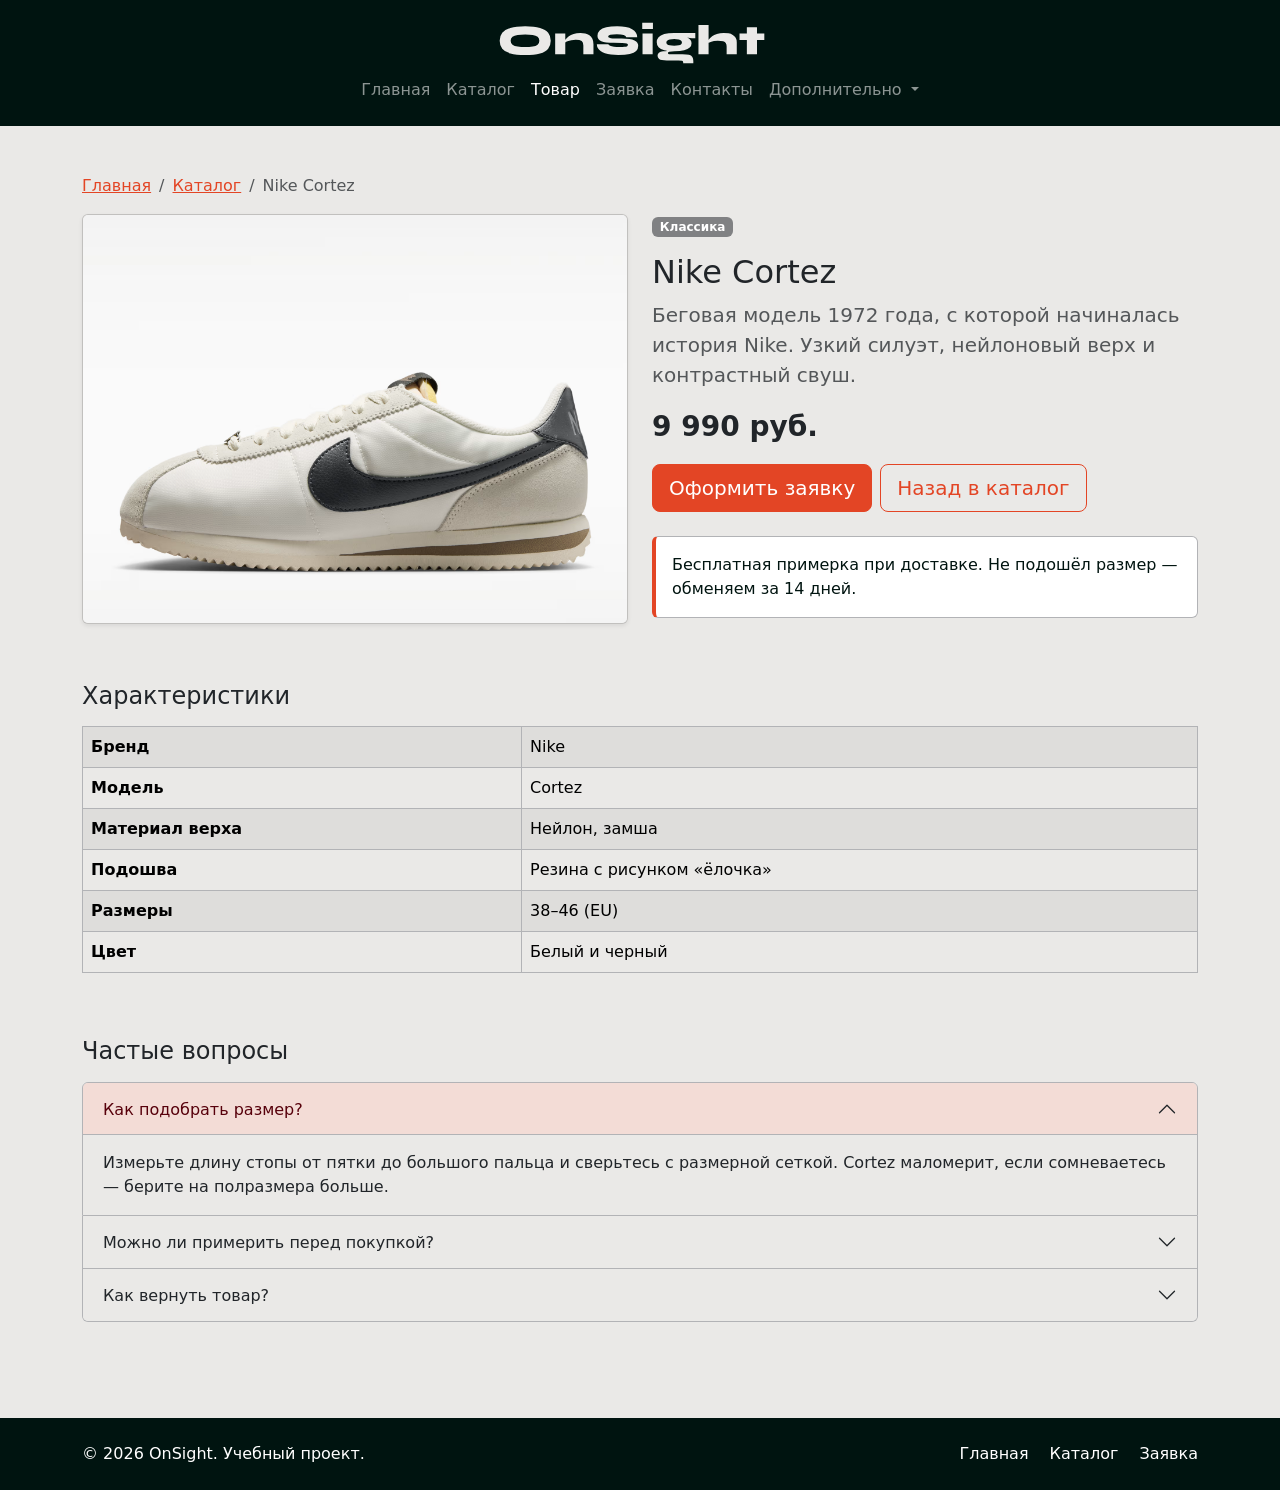
<file: product.html>
<!DOCTYPE html>
<html lang="ru">

<head>
    <meta charset="UTF-8">
    <meta name="viewport" content="width=device-width, initial-scale=1.0">
    <title>Товар — OnSight</title>
    <link rel="stylesheet" href="vendor/bootstrap/css/bootstrap.min.css">
    <link rel="stylesheet" href="css/custom.css">
</head>

<body class="d-flex flex-column min-vh-100">
    <header>
        <nav class="navbar navbar-expand-lg navbar-dark bg-dark py-3">
            <div class="container flex-lg-column">
                <a class="navbar-brand" href="index.html">
                    <img src="images/logo.svg" alt="OnSight" height="44">
                </a>

                <button class="navbar-toggler" type="button" data-bs-toggle="collapse" data-bs-target="#mainNavbar"
                    aria-controls="mainNavbar" aria-expanded="false" aria-label="Переключить навигацию">
                    <span class="navbar-toggler-icon"></span>
                </button>

                <div class="collapse navbar-collapse" id="mainNavbar">
                    <ul class="navbar-nav ms-auto">
                        <li class="nav-item">
                            <a class="nav-link" href="index.html">Главная</a>
                        </li>
                        <li class="nav-item">
                            <a class="nav-link" href="catalog.html">Каталог</a>
                        </li>
                        <li class="nav-item">
                            <a class="nav-link active" aria-current="page" href="product.html">Товар</a>
                        </li>
                        <li class="nav-item">
                            <a class="nav-link" href="order.html">Заявка</a>
                        </li>
                        <li class="nav-item">
                            <a class="nav-link" href="contacts.html">Контакты</a>
                        </li>
                        <li class="nav-item dropdown">
                            <a class="nav-link dropdown-toggle" href="#" role="button" data-bs-toggle="dropdown"
                                aria-expanded="false">
                                Дополнительно
                            </a>
                            <ul class="dropdown-menu">
                                <li><a class="dropdown-item" href="catalog.html">Все товары</a></li>
                                <li><a class="dropdown-item" href="order.html">Оформить заявку</a></li>
                                <li><a class="dropdown-item" href="index.html#popular">Популярное</a></li>
                            </ul>
                        </li>
                    </ul>
                </div>
            </div>
        </nav>
    </header>

    <main class="container my-5 flex-grow-1">
        <nav aria-label="breadcrumb">
            <ol class="breadcrumb">
                <li class="breadcrumb-item"><a href="index.html">Главная</a></li>
                <li class="breadcrumb-item"><a href="catalog.html">Каталог</a></li>
                <li class="breadcrumb-item active" aria-current="page">Nike Cortez</li>
            </ol>
        </nav>

        <div class="row g-4">
            <div class="col-12 col-lg-6">
                <div class="card shadow-sm overflow-hidden">
                    <div class="ratio ratio-4x3">
                        <img src="images/nikeCortez.avif" class="object-fit-cover" alt="Кроссовки Nike Cortez">
                    </div>
                </div>
            </div>

            <div class="col-12 col-lg-6">
                <span class="badge bg-secondary mb-3">Классика</span>
                <h1 class="h2">Nike Cortez</h1>
                <p class="lead text-muted">
                    Беговая модель 1972 года, с которой начиналась история Nike. Узкий силуэт, нейлоновый верх и
                    контрастный свуш.
                </p>

                <p class="fs-3 fw-bold">9 990 руб.</p>

                <div class="d-flex gap-2 mb-4">
                    <a class="btn btn-primary btn-lg" href="order.html">
                        Оформить заявку
                    </a>
                    <a class="btn btn-outline-primary btn-lg" href="catalog.html">
                        Назад в каталог
                    </a>
                </div>

                <div class="alert alert-info" role="alert">
                    Бесплатная примерка при доставке. Не подошёл размер — обменяем за 14 дней.
                </div>
            </div>
        </div>

        <section class="mt-5">
            <h2 class="h4 mb-3">Характеристики</h2>

            <div class="table-responsive">
                <table class="table table-striped table-bordered align-middle">
                    <tbody>
                        <tr>
                            <th scope="row">Бренд</th>
                            <td>Nike</td>
                        </tr>
                        <tr>
                            <th scope="row">Модель</th>
                            <td>Cortez</td>
                        </tr>
                        <tr>
                            <th scope="row">Материал верха</th>
                            <td>Нейлон, замша</td>
                        </tr>
                        <tr>
                            <th scope="row">Подошва</th>
                            <td>Резина с рисунком «ёлочка»</td>
                        </tr>
                        <tr>
                            <th scope="row">Размеры</th>
                            <td>38–46 (EU)</td>
                        </tr>
                        <tr>
                            <th scope="row">Цвет</th>
                            <td>Белый и черный</td>
                        </tr>
                    </tbody>
                </table>
            </div>
        </section>

        <section class="mt-5">
            <h2 class="h4 mb-3">Частые вопросы</h2>

            <div class="accordion" id="faqAccordion">
                <div class="accordion-item">
                    <h3 class="accordion-header">
                        <button class="accordion-button" type="button" data-bs-toggle="collapse"
                            data-bs-target="#faqOne" aria-expanded="true" aria-controls="faqOne">
                            Как подобрать размер?
                        </button>
                    </h3>
                    <div id="faqOne" class="accordion-collapse collapse show" data-bs-parent="#faqAccordion">
                        <div class="accordion-body">
                            Измерьте длину стопы от пятки до большого пальца и сверьтесь с размерной сеткой. Cortez маломерит, если сомневаетесь — берите на полразмера больше.
                        </div>
                    </div>
                </div>

                <div class="accordion-item">
                    <h3 class="accordion-header">
                        <button class="accordion-button collapsed" type="button" data-bs-toggle="collapse"
                            data-bs-target="#faqTwo" aria-expanded="false" aria-controls="faqTwo">
                            Можно ли примерить перед покупкой?
                        </button>
                    </h3>
                    <div id="faqTwo" class="accordion-collapse collapse" data-bs-parent="#faqAccordion">
                        <div class="accordion-body">
                            Да, курьер подождёт 15 минут, пока вы примеряете. Оплачиваете только то, что подошло.
                        </div>
                    </div>
                </div>

                <div class="accordion-item">
                    <h3 class="accordion-header">
                        <button class="accordion-button collapsed" type="button" data-bs-toggle="collapse"
                            data-bs-target="#faqThree" aria-expanded="false" aria-controls="faqThree">
                            Как вернуть товар?
                        </button>
                    </h3>
                    <div id="faqThree" class="accordion-collapse collapse" data-bs-parent="#faqAccordion">
                        <div class="accordion-body">
                            В течение 14 дней, если обувь не носилась и сохранены бирки. Оформите заявку, и мы заберём пару сами.
                        </div>
                    </div>
                </div>
            </div>
        </section>

    </main>

    <footer class="bg-dark text-white py-4 mt-5">
        <div class="container">
            <div class="row align-items-center g-3">
                <div class="col-12 col-md-6">
                    <p class="mb-0">
                        &copy; 2026 OnSight. Учебный проект.
                    </p>
                </div>
                <div class="col-12 col-md-6 text-md-end">
                    <a class="text-white text-decoration-none me-3" href="index.html">
                        Главная
                    </a>
                    <a class="text-white text-decoration-none me-3" href="catalog.html">
                        Каталог
                    </a>
                    <a class="text-white text-decoration-none" href="order.html">
                        Заявка
                    </a>
                </div>
            </div>
        </div>
    </footer>

    <script src="vendor/bootstrap/js/bootstrap.bundle.min.js"></script>
</body>

</html>
</file>
<file: css/custom.css>
body {
    min-height: 100vh;
}

.placeholder-box {
    min-height: 240px;
}

.placeholder-image {
    min-height: 320px;
}

.card-img-top {
    height: 180px;
    object-fit: cover;
}

:root {
    --bs-primary: #E34525;
    --bs-primary-rgb: 227, 69, 37;
    --bs-link-color-rgb: 227, 69, 37;
    --bs-link-hover-color-rgb: 87, 0, 11;
    --bs-dark-rgb: 0, 20, 16;
    --bs-danger-rgb: 87, 0, 11;
    --bs-secondary-rgb: 128, 129, 131;
    --bs-body-bg: #EAE9E7;
    --bs-border-color: #B2B3B6;
}

.btn-primary {
    --bs-btn-bg: #E34525;
    --bs-btn-border-color: #E34525;
    --bs-btn-hover-bg: #57000B;
    --bs-btn-hover-border-color: #57000B;
    --bs-btn-active-bg: #57000B;
    --bs-btn-active-border-color: #57000B;
    --bs-btn-focus-shadow-rgb: 227, 69, 37;
}

.btn-outline-primary {
    --bs-btn-color: #E34525;
    --bs-btn-border-color: #E34525;
    --bs-btn-hover-bg: #E34525;
    --bs-btn-hover-border-color: #E34525;
    --bs-btn-active-bg: #57000B;
    --bs-btn-active-border-color: #57000B;
    --bs-btn-focus-shadow-rgb: 227, 69, 37;
}

.alert-info {
    --bs-alert-bg: #FFFFFF;
    --bs-alert-color: #001410;
    --bs-alert-border-color: #B2B3B6;
    border-left: 4px solid #E34525;
}

.accordion {
    --bs-accordion-active-bg: #F3DCD6;
    --bs-accordion-active-color: #57000B;
    --bs-accordion-btn-focus-box-shadow: 0 0 0 0.25rem rgba(227, 69, 37, 0.25);
    --bs-accordion-btn-active-icon: var(--bs-accordion-btn-icon);
}

.form-control:focus,
.form-select:focus,
.form-check-input:focus {
    border-color: #E34525;
    box-shadow: 0 0 0 0.25rem rgba(227, 69, 37, 0.25);
}

.form-check-input:checked {
    background-color: #E34525;
    border-color: #E34525;
}

@media (min-width: 992px) {
    .filter-sticky {
        position: sticky;
        top: 1rem;
    }
}

.carousel-img {
    height: 450px;
    object-fit: cover;
}

.carousel-caption {
    background-color: rgba(0, 20, 16, 0.6);
    border-radius: 0.5rem;
}
</file>
